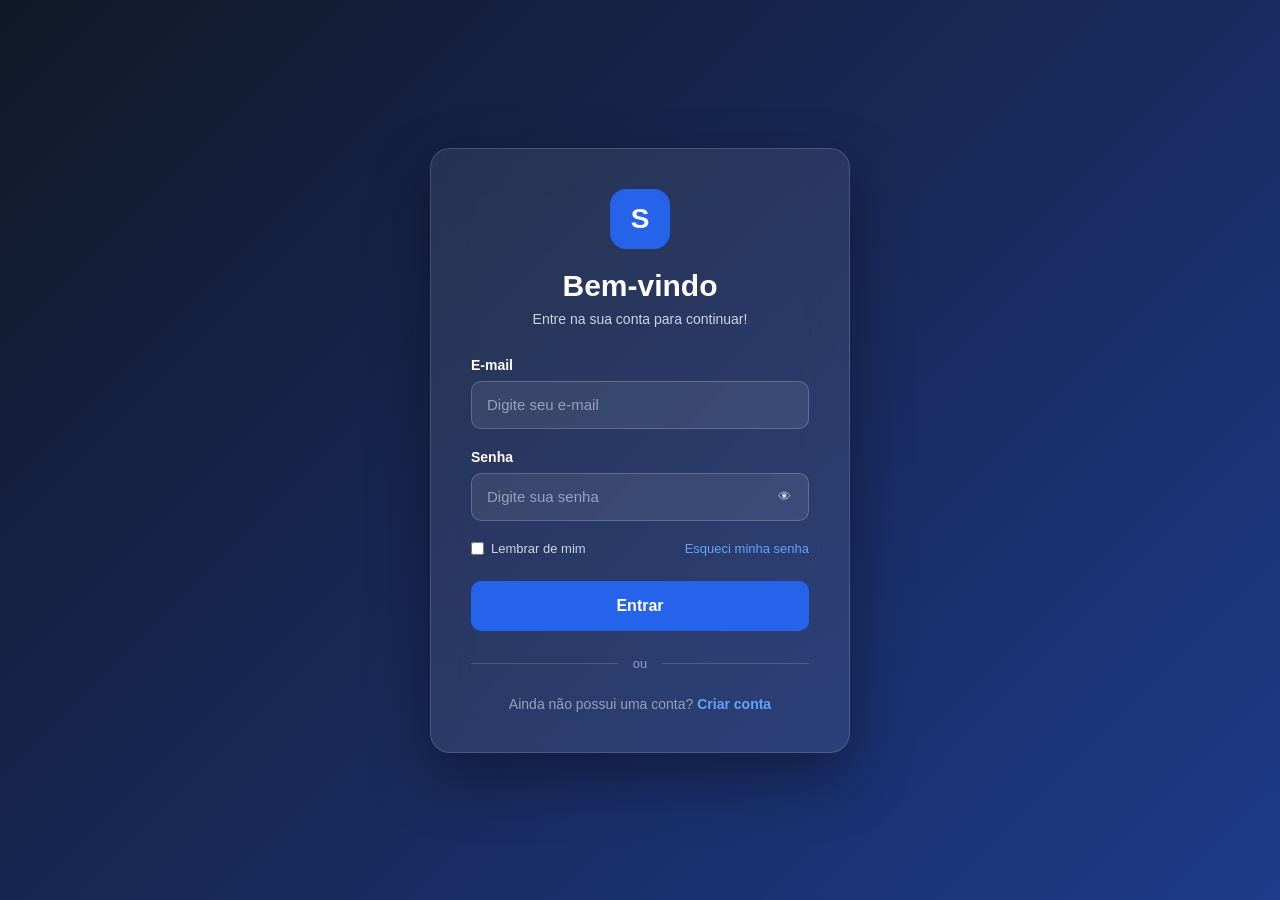
<file: index.html>
<!DOCTYPE html>
<html>
<head>
    <title>Login</title>
    <link rel="stylesheet" href="style.css">
    <script src="https://accounts.google.com/gsi/client" async defer></script>
</head>
<body>
    <div class="login-container">

        <div class="login-card">

            <div class="logo">
                <div class="logo-icon">S</div>
            </div>

            <h1>Bem-vindo</h1>
            <p class="subtitle">Entre na sua conta para continuar!</p>

            <form>

                <div class="input-group">
                    <label for="email">E-mail</label>
                    <input
                        type="email"
                        id="email"
                        placeholder="Digite seu e-mail"
                        required
                    >
                </div>

                <div class="input-group">
                    <label for="password">Senha</label>

                    <div class="password-box">
                        <input
                            type="password"
                            id="password"
                            placeholder="Digite sua senha"
                            required
                        >

                        <button type="button" class="show-password">
                            👁
                        </button>
                    </div>
                </div>

                <div class="login-options">
                    <label class="remember">
                        <input type="checkbox">
                        <span>Lembrar de mim</span>
                    </label>

                    <a href="#">Esqueci minha senha</a>
                </div>

                <button type="submit" class="login-button">
                    Entrar
                </button>

            </form>

            <div class="divider">
                <span>ou</span>
            </div>

            <div id="g_id_onload"
            data-client_id="539602712604-i0eaqqjj3fbpfn7i8imk2u47j1od8d2r.apps.googleusercontent.com"
            data-callback="handleCredentialResponse">
            </div>

            <div class="g_id_signin"
                data-type="standard">
            </div>

            <p class="register">
                Ainda não possui uma conta?
                <a href="cadastro.html">Criar conta</a>
            </p>

        </div>

    </div>

    <script src="java.js"></script>

</body>
</html>
</file>
<file: style.css>
* {
    margin: 0;
    padding: 0;
    box-sizing: border-box;
}

body {
    font-family: Arial, Helvetica, sans-serif;
    min-height: 100vh;
    background: linear-gradient(135deg, #111827, #1e3a8a);
    color: #fff;
}

.login-container {
    min-height: 100vh;
    display: flex;
    justify-content: center;
    align-items: center;
    padding: 20px;
}

.login-card {
    width: 100%;
    max-width: 420px;
    background: rgba(255, 255, 255, 0.08);
    border: 1px solid rgba(255, 255, 255, 0.15);
    backdrop-filter: blur(20px);
    -webkit-backdrop-filter: blur(20px);
    border-radius: 20px;
    padding: 40px;
    box-shadow: 0 25px 60px rgba(0, 0, 0, 0.35);
}

.logo {
    display: flex;
    justify-content: center;
    margin-bottom: 20px;
}

.logo-icon {
    width: 60px;
    height: 60px;
    display: flex;
    align-items: center;
    justify-content: center;
    background: #2563eb;
    border-radius: 16px;
    font-size: 28px;
    font-weight: bold;
}

h1 {
    text-align: center;
    font-size: 30px;
    margin-bottom: 8px;
}

.subtitle {
    text-align: center;
    color: #cbd5e1;
    font-size: 14px;
    margin-bottom: 30px;
}

.input-group {
    margin-bottom: 20px;
}

.input-group label {
    display: block;
    margin-bottom: 8px;
    font-size: 14px;
    font-weight: 600;
}

.input-group input {
    width: 100%;
    height: 48px;
    padding: 0 15px;
    border: 1px solid rgba(255, 255, 255, 0.2);
    border-radius: 10px;
    outline: none;
    background: rgba(255, 255, 255, 0.08);
    color: #fff;
    font-size: 15px;
    transition: 0.3s;
}

.input-group input::placeholder {
    color: #94a3b8;
}

.input-group input:focus {
    border-color: #3b82f6;
    box-shadow: 0 0 0 3px rgba(59, 130, 246, 0.15);
}

.password-box {
    position: relative;
}

.password-box input {
    padding-right: 50px;
}

.show-password {
    position: absolute;
    right: 5px;
    top: 50%;
    transform: translateY(-50%);
    width: 40px;
    height: 40px;
    border: none;
    background: transparent;
    cursor: pointer;
    color: #cbd5e1;
}

.login-options {
    display: flex;
    justify-content: space-between;
    align-items: center;
    margin-bottom: 25px;
    font-size: 13px;
}

.remember {
    display: flex;
    align-items: center;
    gap: 7px;
    color: #cbd5e1;
}

.remember input {
    cursor: pointer;
}

.login-options a {
    color: #60a5fa;
    text-decoration: none;
}

.login-options a:hover {
    text-decoration: underline;
}

.login-button {
    width: 100%;
    height: 50px;
    border: none;
    border-radius: 10px;
    background: #2563eb;
    color: #fff;
    font-size: 16px;
    font-weight: bold;
    cursor: pointer;
    transition: 0.3s;
}

.login-button:hover {
    background: #1d4ed8;
    transform: translateY(-1px);
}

.divider {
    display: flex;
    align-items: center;
    gap: 15px;
    margin: 25px 0;
    color: #94a3b8;
    font-size: 13px;
}

.divider::before,
.divider::after {
    content: "";
    flex: 1;
    height: 1px;
    background: rgba(255, 255, 255, 0.15);
}

.google-button {
    width: 100%;
    height: 48px;
    border: 1px solid rgba(255, 255, 255, 0.2);
    border-radius: 10px;
    background: rgba(255, 255, 255, 0.06);
    color: #fff;
    font-size: 15px;
    font-weight: 600;
    cursor: pointer;
    display: flex;
    justify-content: center;
    align-items: center;
    gap: 10px;
    transition: 0.3s;
}

.google-button:hover {
    background: rgba(255, 255, 255, 0.12);
}

.google-button span {
    font-size: 20px;
    font-weight: bold;
}

.register {
    text-align: center;
    margin-top: 25px;
    color: #94a3b8;
    font-size: 14px;
}

.register a {
    color: #60a5fa;
    text-decoration: none;
    font-weight: bold;
}

.register a:hover {
    text-decoration: underline;
}

@media (max-width: 480px) {

    .login-card {
        padding: 30px 22px;
    }

    h1 {
        font-size: 26px;
    }

    .login-options {
        flex-direction: column;
        align-items: flex-start;
        gap: 12px;
    }
}
</file>
